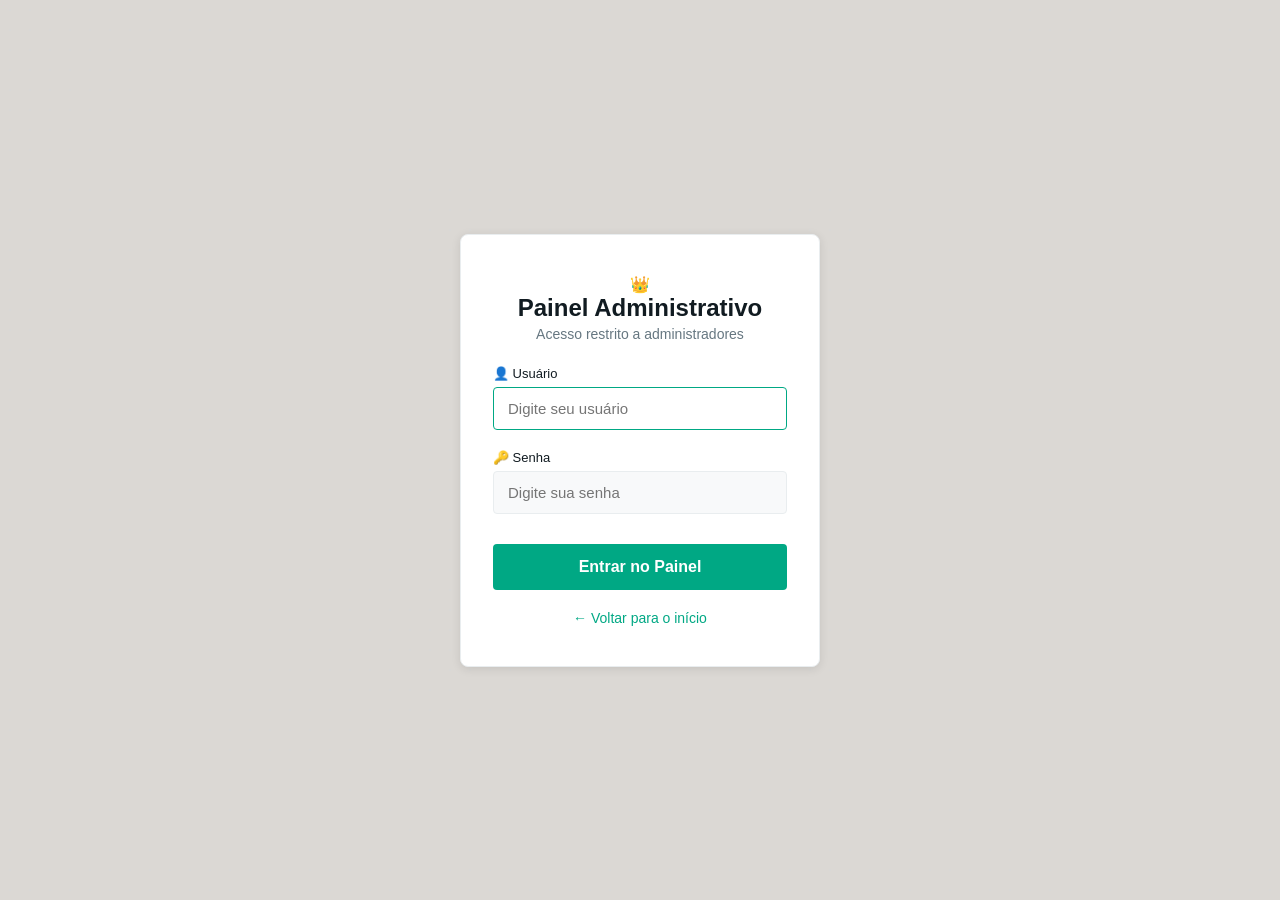
<file: server/public/admin_login.html>
<!DOCTYPE html>
<html lang="pt-BR">
<head>
    <meta charset="UTF-8">
    <meta name="viewport" content="width=device-width, initial-scale=1.0">
    <title>Login Admin - Chat System</title>
    
<link rel="stylesheet" href="login.css">
</head>
<body>
    <div class="login-container">
        <div class="login-box">
            <div class="login-header">
                <div class="icon">👑</div>
                <h1>Painel Administrativo</h1>
                <div class="subtitle">Acesso restrito a administradores</div>
                <div class="badge">🔒 Área Segura</div>
            </div>
            
            <div id="message" class="message"></div>
            
            <form id="login-form">
                <div class="form-group">
                    <label for="username">👤 Usuário</label>
                    <input type="text" id="username" placeholder="Digite seu usuário" required autofocus>
                </div>
                <div class="form-group">
                    <label for="password">🔑 Senha</label>
                    <input type="password" id="password" placeholder="Digite sua senha" required>
                </div>
                <button type="submit" class="btn-login" id="login-btn">Entrar no Painel</button>
            </form>
            
            <div class="back-link">
                <a href="/">← Voltar para o início</a>
            </div>
            
            <div class="security-info">
                <span class="dot"></span>
                <span>Conexão segura</span>
                <span>•</span>
                <span>🔐 Autenticação necessária</span>
            </div>
        </div>
    </div>

    <script>
        const host = window.location.hostname;
        const port = '8081';
        const baseUrl = `http://${host}:${port}`;

        function showMessage(text, type) {
            const msg = document.getElementById('message');
            msg.textContent = text;
            msg.className = `message show ${type}`;
            setTimeout(() => { msg.classList.remove('show'); }, 5000);
        }

        document.getElementById('login-form').addEventListener('submit', async function(e) {
            e.preventDefault();
            
            const username = document.getElementById('username').value.trim();
            const password = document.getElementById('password').value;
            
            if (!username || !password) {
                showMessage('Preencha todos os campos', 'error');
                return;
            }

            const btn = document.getElementById('login-btn');
            btn.innerHTML = '<span class="loading-spinner"></span> Entrando...';
            btn.disabled = true;

            try {
                const response = await fetch(`${baseUrl}/admin/api/login`, {
                    method: 'POST',
                    headers: { 'Content-Type': 'application/x-www-form-urlencoded' },
                    body: `username=${encodeURIComponent(username)}&password=${encodeURIComponent(password)}`
                });
                
                const data = await response.json();

                if (data.success) {
                    showMessage('✅ Login realizado! Redirecionando...', 'success');
                    setTimeout(() => {
                        window.location.href = `/admin?username=${encodeURIComponent(username)}`;
                    }, 500);
                } else {
                    showMessage(data.message || 'Credenciais inválidas', 'error');
                }
            } catch (error) {
                showMessage('❌ Erro ao conectar ao servidor', 'error');
            }

            btn.innerHTML = 'Entrar no Painel';
            btn.disabled = false;
        });

        // Verificar se já está logado
        async function checkSession() {
            try {
                const response = await fetch(`${baseUrl}/admin/api/verify`);
                if (response.ok) {
                    const data = await response.json();
                    if (data.authenticated) {
                        window.location.href = `/admin?username=${encodeURIComponent(data.username)}`;
                    }
                }
            } catch (error) {
                // Não está logado, manter na página
            }
        }
        checkSession();

        // Enter para submit
        document.getElementById('password').addEventListener('keypress', (e) => {
            if (e.key === 'Enter') {
                document.getElementById('login-form').dispatchEvent(new Event('submit'));
            }
        });
    </script>
</body>
</html>
</file>
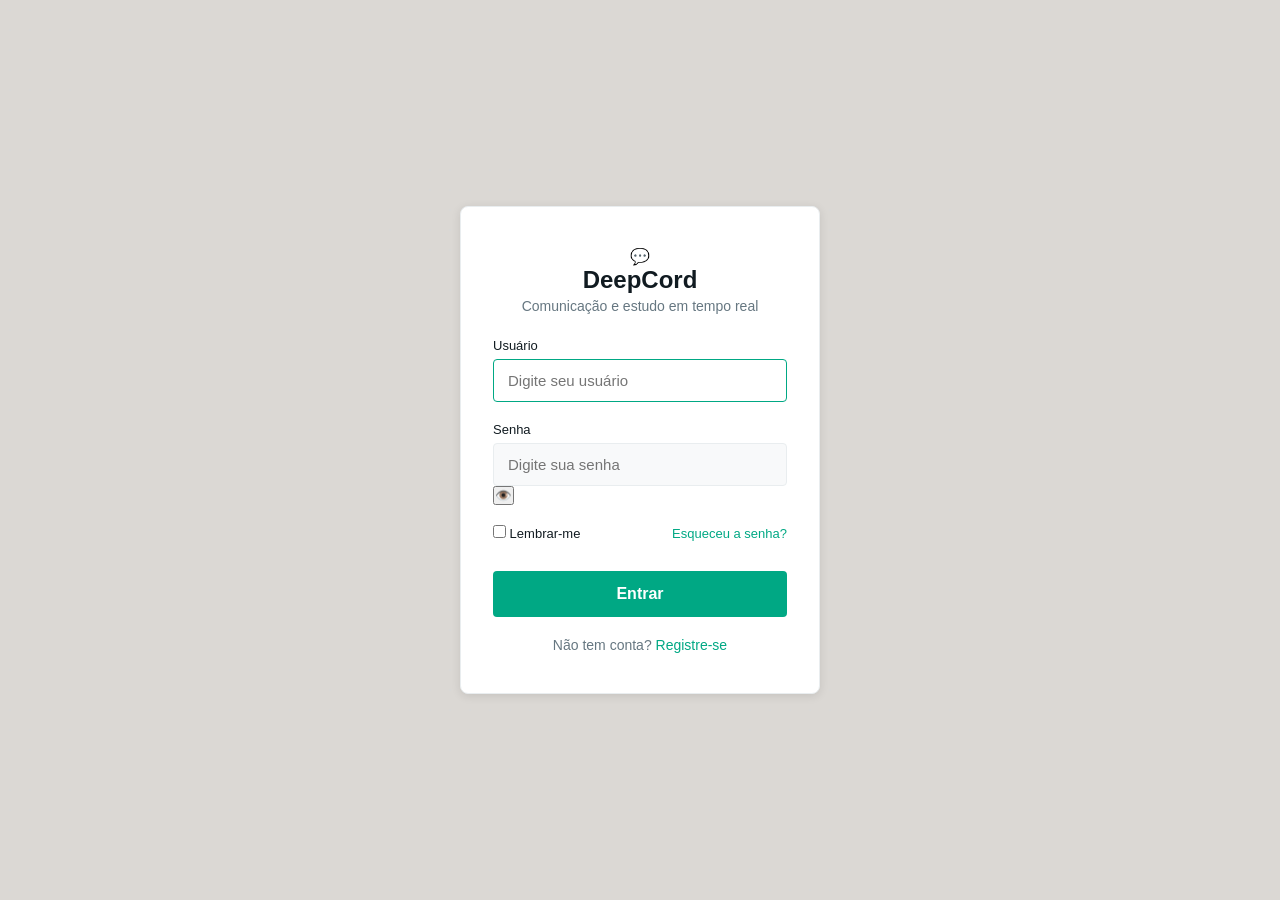
<file: server/public/login.html>
<!DOCTYPE html>
<html lang="pt-BR">
<head>
<meta charset="UTF-8">
<meta name="viewport" content="width=device-width, initial-scale=1.0">
<title>DeepCord - Login</title>

<link rel="stylesheet" href="login.css">
</head>
<body class="login-page">
<button class="theme-toggle" id="theme-toggle" onclick="toggleTheme()" title="Alternar tema">🌙</button>

<div class="login-container">
    <div class="login-box">
        <div class="login-brand">
            <div class="logo">💬</div>
            <h1>DeepCord</h1>
            <p class="subtitle">Comunicação e estudo em tempo real</p>
        </div>

        <div class="message" id="message"></div>

        <form id="login-form" onsubmit="handleLogin(event)">
            <div class="form-group">
                <label for="username">Usuário</label>
                <div class="input-wrap">
                    <span class="input-icon">👤</span>
                    <input type="text" id="username" placeholder="Digite seu usuário" required autofocus autocomplete="username">
                </div>
            </div>
            <div class="form-group">
                <label for="password">Senha</label>
                <div class="input-wrap">
                    <span class="input-icon">🔑</span>
                    <input type="password" id="password" placeholder="Digite sua senha" required autocomplete="current-password">
                    <button type="button" class="toggle-pwd" onclick="togglePassword()" id="toggle-pwd">👁️</button>
                </div>
            </div>

            <div class="form-options">
                <label>
                    <input type="checkbox" id="remember"> Lembrar-me
                </label>
                <a href="#" onclick="forgotPassword(event)">Esqueceu a senha?</a>
            </div>

            <button type="submit" class="btn-primary" id="login-btn">
                Entrar
            </button>
        </form>

        <div class="login-footer">
            Não tem conta? <a href="#" onclick="showRegister(event)">Registre-se</a>
        </div>

        <div class="server-status">
            <span class="dot" id="server-dot"></span>
            <span id="server-status">Verificando servidor...</span>
        </div>
    </div>
</div>

<script>
// ============================================
// CONFIG
// ============================================
const host = window.location.hostname;
const port = '8081';
const baseUrl = `http://${host}:${port}`;

// ============================================
// TEMA
// ============================================
let currentTheme = localStorage.getItem('chat_theme') || 'light';
applyTheme(currentTheme);

function applyTheme(theme) {
    currentTheme = theme;
    document.body.classList.toggle('dark-theme', theme === 'dark');
    document.getElementById('theme-toggle').textContent = theme === 'dark' ? '☀️' : '🌙';
    localStorage.setItem('chat_theme', theme);
}
function toggleTheme() { applyTheme(currentTheme === 'dark' ? 'light' : 'dark'); }

// ============================================
// MENSAGENS
// ============================================
function showMessage(text, type) {
    const m = document.getElementById('message');
    m.className = `message show ${type}`;
    m.textContent = text;
    setTimeout(() => m.classList.remove('show'), 5000);
}

// ============================================
// VERIFICAR SERVIDOR
// ============================================
async function checkServer() {
    try {
        const r = await fetch(`${baseUrl}/api/status`, { cache: 'no-store' });
        const dot = document.getElementById('server-dot');
        const txt = document.getElementById('server-status');
        if (r.ok) {
            dot.classList.remove('offline');
            txt.textContent = 'Servidor online';
        } else {
            dot.classList.add('offline');
            txt.textContent = 'Servidor indisponível';
        }
    } catch {
        document.getElementById('server-dot').classList.add('offline');
        document.getElementById('server-status').textContent = 'Servidor indisponível';
    }
}
checkServer();
setInterval(checkServer, 15000);

// ============================================
// MOSTRAR/ESCONDER SENHA
// ============================================
function togglePassword() {
    const pwd = document.getElementById('password');
    const btn = document.getElementById('toggle-pwd');
    if (pwd.type === 'password') {
        pwd.type = 'text';
        btn.textContent = '🙈';
    } else {
        pwd.type = 'password';
        btn.textContent = '👁️';
    }
}

// ============================================
// LOGIN
// ============================================
async function handleLogin(e) {
    e.preventDefault();
    const username = document.getElementById('username').value.trim();
    const password = document.getElementById('password').value;
    const remember = document.getElementById('remember').checked;

    if (!username || !password) {
        showMessage('Preencha todos os campos', 'error');
        return;
    }

    const btn = document.getElementById('login-btn');
    const original = btn.innerHTML;
    btn.innerHTML = '<span class="spinner"></span> Entrando...';
    btn.disabled = true;

    try {
        const response = await fetch(`${baseUrl}/api/login`, {
            method: 'POST',
            headers: { 'Content-Type': 'application/x-www-form-urlencoded' },
            body: `username=${encodeURIComponent(username)}&password=${encodeURIComponent(password)}`
        });
        const data = await response.json();

        if (data.success) {
            showMessage('Login realizado! Redirecionando...', 'success');
            localStorage.setItem('last_username', username);
            if (remember) {
                localStorage.setItem('remember_user', username);
            } else {
                localStorage.removeItem('remember_user');
            }
            setTimeout(() => {
                window.location.href = `/?username=${encodeURIComponent(username)}`;
            }, 500);
        } else {
            showMessage(data.message || 'Credenciais inválidas', 'error');
            btn.innerHTML = original;
            btn.disabled = false;
        }
    } catch (err) {
        console.error(err);
        showMessage('Erro ao conectar. Verifique o servidor.', 'error');
        btn.innerHTML = original;
        btn.disabled = false;
    }
}

// ============================================
// REGISTRO
// ============================================
function showRegister(e) {
    if (e) e.preventDefault();

    const container = document.querySelector('.login-box');
    container.innerHTML = `
        <div class="login-brand">
            <div class="logo">💬</div>
            <h1>Criar Conta</h1>
            <p class="subtitle">Cadastre-se no DeepCord</p>
        </div>
        <div class="message" id="message"></div>
        <form id="register-form" onsubmit="handleRegister(event)">
            <div class="form-group">
                <label for="reg-username">Usuário</label>
                <div class="input-wrap">
                    <span class="input-icon">👤</span>
                    <input type="text" id="reg-username" placeholder="Escolha um usuário" required autofocus>
                </div>
            </div>
            <div class="form-group">
                <label for="reg-email">Email (opcional)</label>
                <div class="input-wrap">
                    <span class="input-icon">📧</span>
                    <input type="email" id="reg-email" placeholder="seu@email.com">
                </div>
            </div>
            <div class="form-group">
                <label for="reg-password">Senha</label>
                <div class="input-wrap">
                    <span class="input-icon">🔑</span>
                    <input type="password" id="reg-password" placeholder="Mínimo 6 caracteres" required minlength="6">
                </div>
            </div>
            <button type="submit" class="btn-primary" id="register-btn">Criar conta</button>
        </form>
        <div class="login-footer">
            Já tem conta? <a href="#" onclick="backToLogin(event)">Fazer login</a>
        </div>
    `;
}

async function handleRegister(e) {
    e.preventDefault();
    const username = document.getElementById('reg-username').value.trim();
    const email = document.getElementById('reg-email').value.trim();
    const password = document.getElementById('reg-password').value;

    if (username.length < 3) { showMessage('Usuário mínimo 3 caracteres', 'error'); return; }
    if (password.length < 6) { showMessage('Senha mínimo 6 caracteres', 'error'); return; }

    const btn = document.getElementById('register-btn');
    const original = btn.innerHTML;
    btn.innerHTML = '<span class="spinner"></span> Criando...';
    btn.disabled = true;

    try {
        const response = await fetch(`${baseUrl}/api/register`, {
            method: 'POST',
            headers: { 'Content-Type': 'application/x-www-form-urlencoded' },
            body: `username=${encodeURIComponent(username)}&password=${encodeURIComponent(password)}&email=${encodeURIComponent(email)}`
        });
        const data = await response.json();

        if (data.success) {
            showMessage('Conta criada! Faça login.', 'success');
            setTimeout(() => backToLogin(), 1200);
        } else {
            showMessage(data.message || 'Erro ao registrar', 'error');
            btn.innerHTML = original;
            btn.disabled = false;
        }
    } catch {
        showMessage('Erro ao conectar', 'error');
        btn.innerHTML = original;
        btn.disabled = false;
    }
}

function backToLogin(e) {
    if (e) e.preventDefault();
    location.reload();
}

// ============================================
// ESQUECEU SENHA
// ============================================
function forgotPassword(e) {
    e.preventDefault();
    showMessage('Recuperação de senha: contate o administrador do sistema.', 'info');
}

// ============================================
// CARREGA USUÁRIO LEMBRADO
// ============================================
const remembered = localStorage.getItem('remember_user');
if (remembered) {
    document.getElementById('username').value = remembered;
    document.getElementById('remember').checked = true;
    document.getElementById('password').focus();
}
</script>
</body>
</html>
</file>
<file: server/public/login.css>
/* ============================================
   RESET E ESTRUTURA DO WHATSAPP
   ============================================ */
* { margin: 0; padding: 0; box-sizing: border-box; }

body {
    font-family: "Segoe UI", Helvetica, Arial, sans-serif;
    background-color: #dbd8d4; /* Fundo bege */
    display: flex;
    justify-content: center;
    align-items: center;
    min-height: 100vh;
    color: #111b21;
}

/* Adicionar um padrão sutil de bolinhas no fundo */
body::before {
    content: "";
    position: fixed;
    inset: 0;
    background-image: radial-gradient(#d1d7db 1px, transparent 1px);
    background-size: 20px 20px;
    opacity: 0.3;
    z-index: -1;
}

.login-container {
    width: 100%;
    max-width: 400px;
    padding: 20px;
}

.login-box {
    background: #ffffff;
    padding: 40px 32px;
    border-radius: 8px;
    box-shadow: 0 2px 10px rgba(0, 0, 0, 0.1);
    border: 1px solid #e9edef;
}

.login-brand, .login-header {
    text-align: center;
    margin-bottom: 24px;
}

.login-brand h1, .login-header h1 {
    font-size: 24px;
    font-weight: 600;
    color: #111b21;
    margin-bottom: 4px;
}

.login-brand .subtitle, .login-header .subtitle {
    font-size: 14px;
    color: #667781;
}

.form-group {
    margin-bottom: 20px;
    display: flex;
    flex-direction: column;
}

.form-group label {
    font-size: 13px;
    font-weight: 500;
    color: #111b21;
    margin-bottom: 6px;
}

.form-group input {
    width: 100%;
    padding: 12px 14px;
    background: #f8f9fa;
    border: 1px solid #e9edef;
    border-radius: 4px;
    color: #111b21;
    font-size: 15px;
}

.form-group input:focus {
    outline: none;
    border-color: #00a884;
    background: #ffffff;
}

/* ESTILO DO BOTÃO ENTRAR */
.btn-primary, .btn-login {
    display: inline-block;
    width: 100%;
    padding: 14px;
    background-color: #00a884;
    color: white;
    border: none;
    border-radius: 4px;
    font-size: 16px;
    font-weight: 600;
    cursor: pointer;
    text-align: center;
    margin-top: 10px;
}

.btn-primary:hover, .btn-login:hover {
    background-color: #008f6f;
}

/* ESTILO DOS LINKS */
a {
    color: #00a884 !important;
    text-decoration: none !important;
    font-weight: 500;
}

a:hover {
    text-decoration: underline !important;
}

.login-footer, .back-link {
    text-align: center;
    margin-top: 20px;
    font-size: 14px;
    color: #667781;
}

.form-options {
    display: flex;
    justify-content: space-between;
    align-items: center;
    margin-bottom: 20px;
    font-size: 13px;
}

/* ESCONDE ELEMENTOS ANTIGOS */
.theme-toggle, #theme-btn, .server-status, .input-icon, .badge, .security-info {
    display: none !important;
}

/* Força a cor de fundo exata em todo o corpo da página */
body {
    background-color: #dbd8d4 !important;
}
</file>
